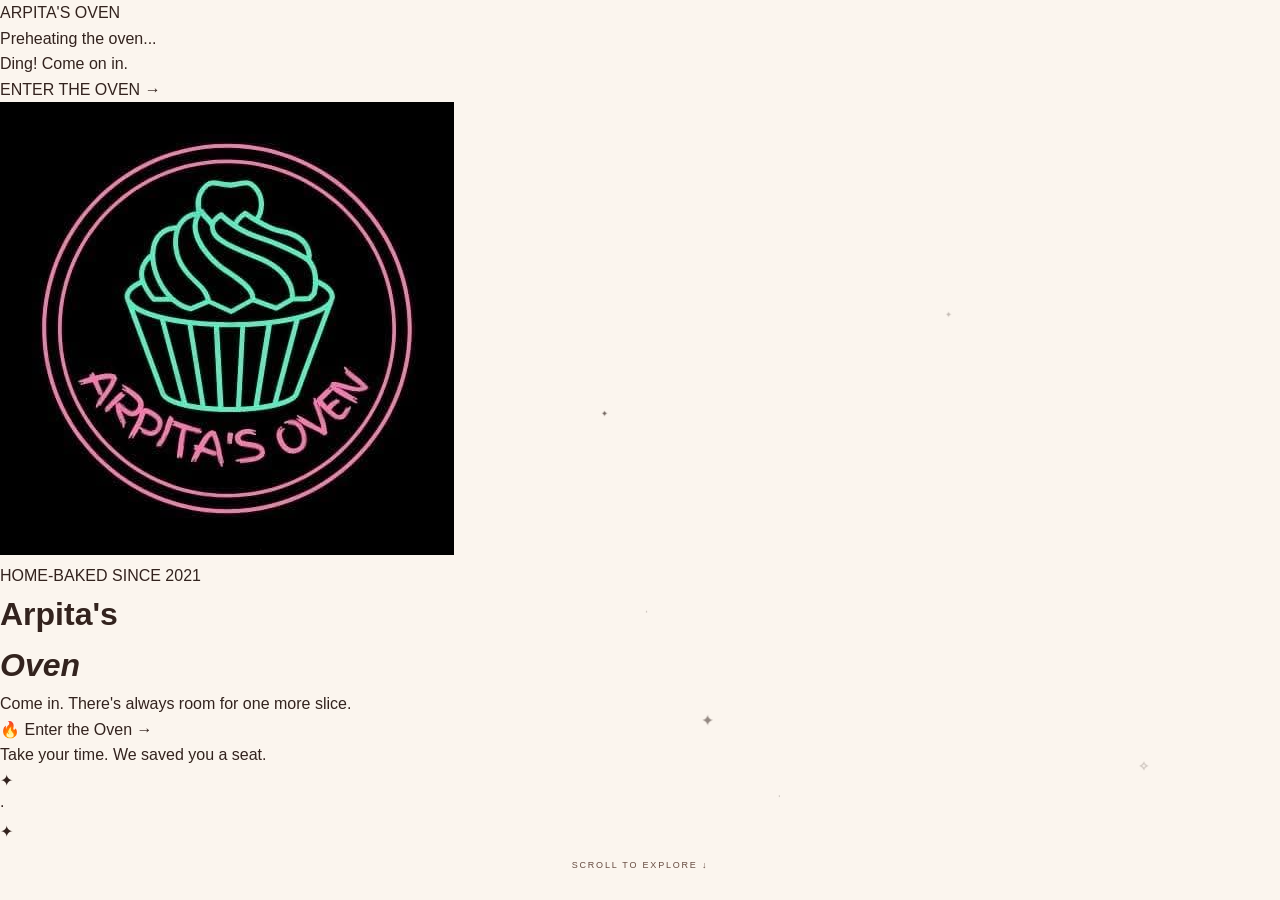
<file: index.html>
<!DOCTYPE html>
<html lang="en">

<head>

  <meta charset="UTF-8">

  <meta
    name="viewport"
    content="width=device-width, initial-scale=1.0"
  >

  <title>Arpita's Oven — Home-Baked With Love</title>

  <meta
    name="description"
    content="Welcome to Arpita's Oven — home-baked cakes made with love for moments worth remembering."
  >

  <!-- FAVICON -->
  <link
    rel="icon"
    type="image/png"
    href="logo.png"
  >

  <!-- MAIN CSS -->
  <link
    rel="stylesheet"
    href="css/style.css"
  >

</head>


<body class="entrance-page">


  <!-- QUICK ENTER -->

  <a
    href="oven.html"
    class="quick-enter-oven"
    aria-label="Enter the Oven"
  >

    <span>ENTER THE OVEN</span>

    <span class="quick-enter-arrow">
      →
    </span>

  </a>



  <!-- ENTRANCE -->

  <main class="entrance">

    <div class="entrance-glow"></div>


    <div class="entrance-content">


      <!-- LOGO -->

      <img
        src="logo.png"
        alt="Arpita's Oven Logo"
        class="site-logo"
      >


      <p class="tiny-label">
        HOME-BAKED SINCE 2021
      </p>


      <h1>
        Arpita's
        <br>
        <em>Oven</em>
      </h1>


      <div class="divider"></div>


      <p class="entrance-sub">
        Come in. There's always room for one more slice.
      </p>


      <a
        href="oven.html"
        class="oven-button"
      >

        <span>🔥</span>

        <span>
          Enter the Oven
        </span>

        <span class="arrow">
          →
        </span>

      </a>


      <p class="entrance-note">
        Take your time. We saved you a seat.
      </p>

    </div>


    <!-- SCROLL -->

    <a
      href="#explore"
      class="scroll-indicator"
      aria-label="Scroll down"
    >

      <span>
        SCROLL TO EXPLORE
      </span>

      <span class="scroll-arrow">
        ↓
      </span>

    </a>


    <!-- DECORATION -->

    <div class="floating-crumb crumb-one">
      ✦
    </div>

    <div class="floating-crumb crumb-two">
      ·
    </div>

    <div class="floating-crumb crumb-three">
      ✦
    </div>

  </main>


  <div id="explore"></div>


  <script src="js/main.js"></script>

</body>

</html>
</file>
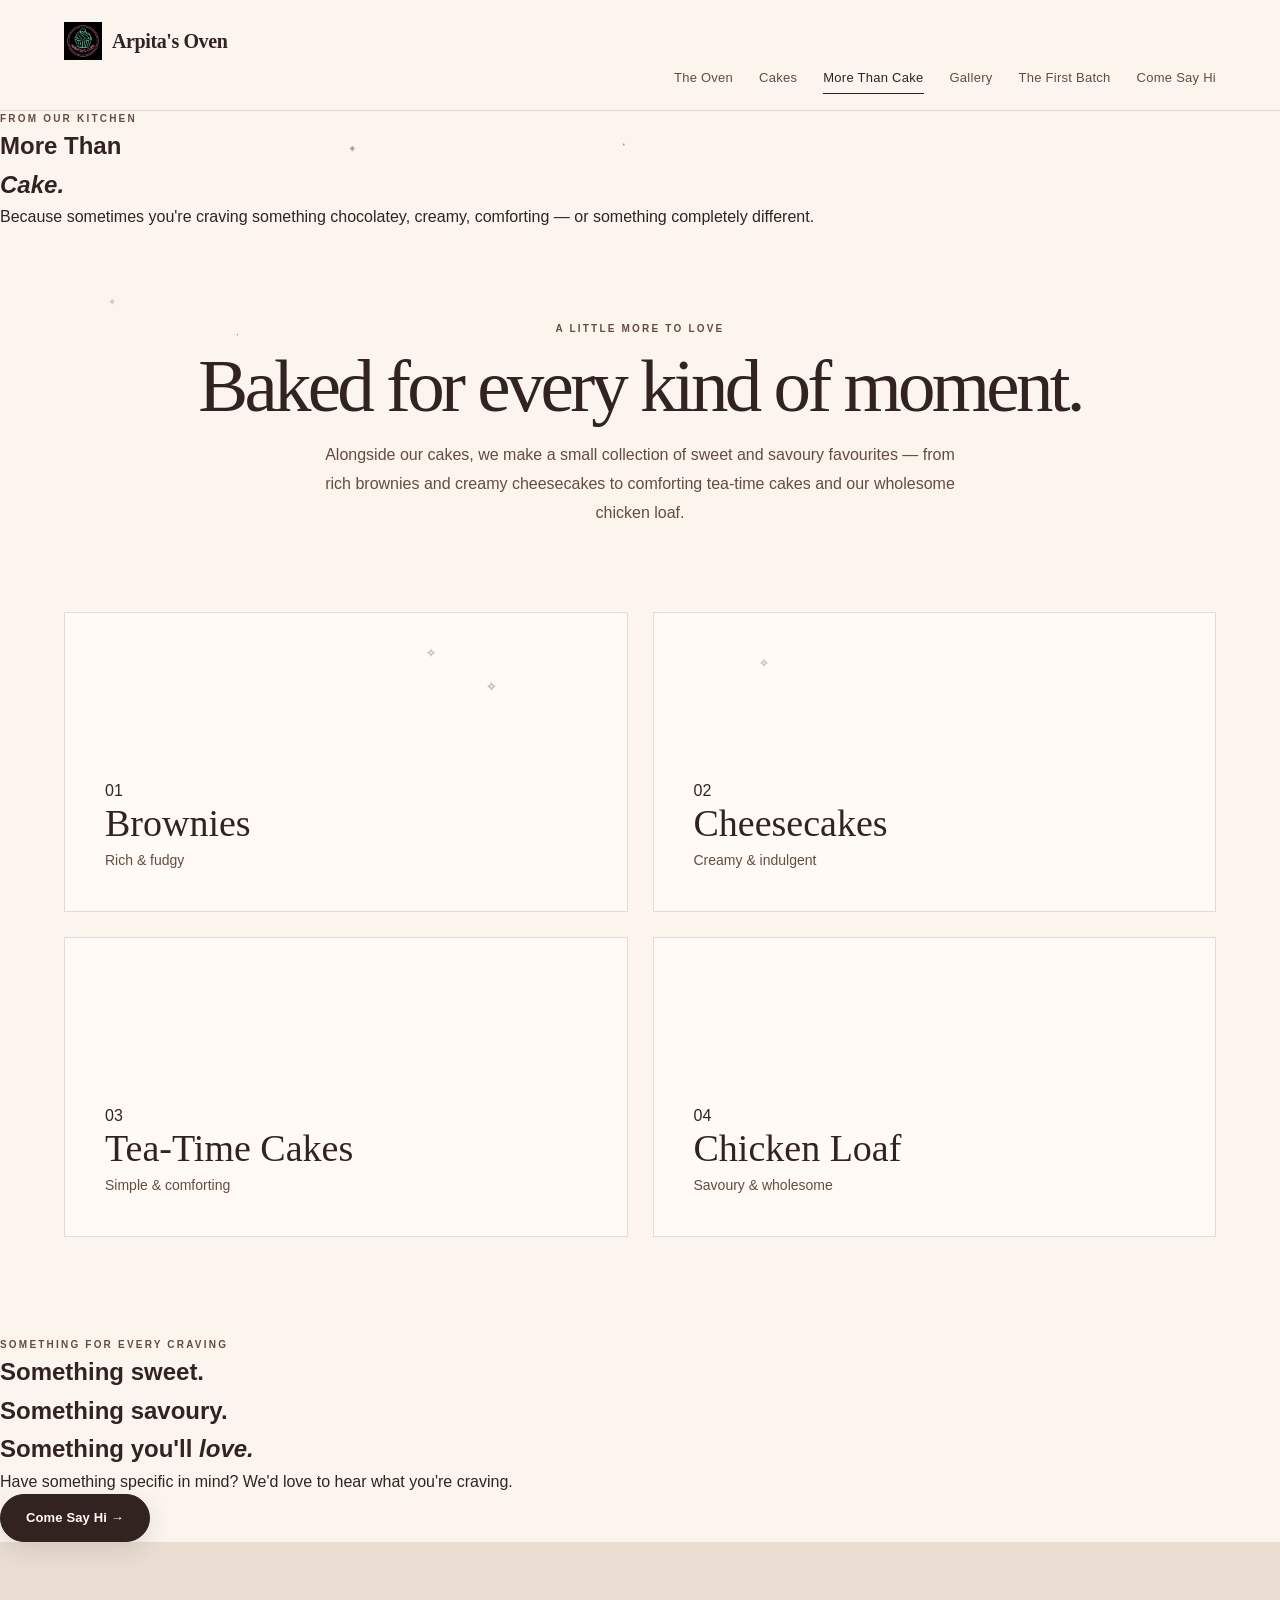
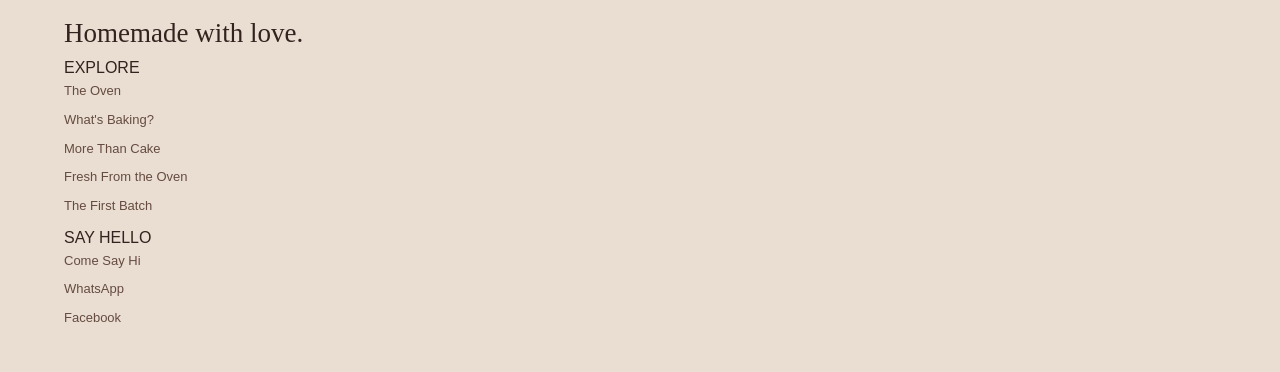
<file: bakery.html>
<!DOCTYPE html>
<html lang="en">

<head>

  <meta charset="UTF-8">

  <meta
    name="viewport"
    content="width=device-width, initial-scale=1.0"
  >

  <title>More Than Cake — Arpita's Oven</title>

  <meta
    name="description"
    content="More than cake — brownies, cheesecakes, tea-time cakes and chicken loaf from Arpita's Oven."
  >

  <link
    rel="icon"
    type="image/png"
    href="logo.png"
  >

  <link
    rel="stylesheet"
    href="css/style.css"
  >

</head>


<body>


<header class="site-header">

  <a href="oven.html" class="brand">

    <img
      src="logo.png"
      alt="Arpita's Oven Logo"
      class="header-logo"
    >

    <span>
      Arpita's Oven
    </span>

  </a>


  <nav class="site-nav">

    <a href="oven.html">
      The Oven
    </a>

    <a href="cakes.html">
      Cakes
    </a>

    <a
      href="bakery.html"
      class="active"
    >
      More Than Cake
    </a>

    <a href="gallery.html">
      Gallery
    </a>

    <a href="story.html">
      The First Batch
    </a>

    <a href="contact.html">
      Come Say Hi
    </a>

  </nav>

</header>


<main>


<section class="bakery-hero">

  <div class="bakery-hero-inner">

    <p class="eyebrow">
      FROM OUR KITCHEN
    </p>

    <h1>
      More Than<br>
      <em>Cake.</em>
    </h1>

    <p class="bakery-hero-description">
      Because sometimes you're craving something
      chocolatey, creamy, comforting — or something
      completely different.
    </p>

  </div>

</section>


<section class="bakery-intro">

  <div class="bakery-intro-inner">

    <p class="eyebrow">
      A LITTLE MORE TO LOVE
    </p>

    <h2>
      Baked for every kind of moment.
    </h2>

    <p>
      Alongside our cakes, we make a small collection
      of sweet and savoury favourites — from rich
      brownies and creamy cheesecakes to comforting
      tea-time cakes and our wholesome chicken loaf.
    </p>

  </div>

</section>


<section class="bakery-categories">

  <div class="bakery-grid">


    <a
      href="#brownies"
      class="bakery-card"
    >

      <span class="bakery-card-number">
        01
      </span>

      <h3>
        Brownies
      </h3>

      <p class="bakery-card-tagline">
        Rich &amp; fudgy
      </p>

    </a>


    <a
      href="#cheesecakes"
      class="bakery-card"
    >

      <span class="bakery-card-number">
        02
      </span>

      <h3>
        Cheesecakes
      </h3>

      <p class="bakery-card-tagline">
        Creamy &amp; indulgent
      </p>

    </a>


    <a
      href="#tea-time-cakes"
      class="bakery-card"
    >

      <span class="bakery-card-number">
        03
      </span>

      <h3>
        Tea-Time Cakes
      </h3>

      <p class="bakery-card-tagline">
        Simple &amp; comforting
      </p>

    </a>


    <a
      href="#chicken-loaf"
      class="bakery-card"
    >

      <span class="bakery-card-number">
        04
      </span>

      <h3>
        Chicken Loaf
      </h3>

      <p class="bakery-card-tagline">
        Savoury &amp; wholesome
      </p>

    </a>


  </div>

</section>


<section class="bakery-closing">

  <div class="bakery-closing-inner">

    <p class="eyebrow">
      SOMETHING FOR EVERY CRAVING
    </p>

    <h2>
      Something sweet.<br>
      Something savoury.<br>
      Something you'll <em>love.</em>
    </h2>

    <p>
      Have something specific in mind?
      We'd love to hear what you're craving.
    </p>

    <a
      href="contact.html"
      class="button button-dark"
    >
      Come Say Hi →
    </a>

  </div>

</section>


</main>


<footer class="site-footer">

  <div class="footer-brand">
    <p>Homemade with love.</p>
  </div>


  <div class="footer-links">

    <div>

      <p class="footer-label">
        EXPLORE
      </p>

      <a href="oven.html">
        The Oven
      </a>

      <a href="cakes.html">
        What's Baking?
      </a>

      <a href="bakery.html">
        More Than Cake
      </a>

      <a href="gallery.html">
        Fresh From the Oven
      </a>

      <a href="story.html">
        The First Batch
      </a>

    </div>


    <div>

      <p class="footer-label">
        SAY HELLO
      </p>

      <a href="contact.html">
        Come Say Hi
      </a>

      <a
        href="https://wa.me/qr/GP5HSJQTE42VI1"
        target="_blank"
        rel="noopener"
      >
        WhatsApp
      </a>

      <a
        href="https://www.facebook.com/share/1BvQJvsmeo/"
        target="_blank"
        rel="noopener"
      >
        Facebook
      </a>

    </div>

  </div>

</footer>


<script>

(function () {

  if (document.querySelector(".site-sparkles")) return;

  const container =
    document.createElement("div");

  container.className =
    "site-sparkles";

  const isMobile =
    window.innerWidth <= 600;

  const count =
    isMobile ? 5 : 7;

  const symbols =
    ["✦", "✧", "✦", "·", "✧"];


  for (let i = 0; i < count; i++) {

    const sparkle =
      document.createElement("span");

    sparkle.className =
      "site-sparkle";

    sparkle.textContent =
      symbols[
        Math.floor(
          Math.random() *
          symbols.length
        )
      ];

    sparkle.style.left =
      (8 + Math.random() * 84) + "%";

    sparkle.style.top =
      (10 + Math.random() * 78) + "%";

    sparkle.style.fontSize =
      (7 + Math.random() * 10) + "px";

    sparkle.style.animationDuration =
      (4 + Math.random() * 5) + "s";

    sparkle.style.animationDelay =
      (-Math.random() * 6) + "s";

    sparkle.style.opacity =
      (0.25 + Math.random() * 0.45);

    container.appendChild(sparkle);

  }

  document.body.appendChild(container);

})();

</script>


</body>
</html>
</file>
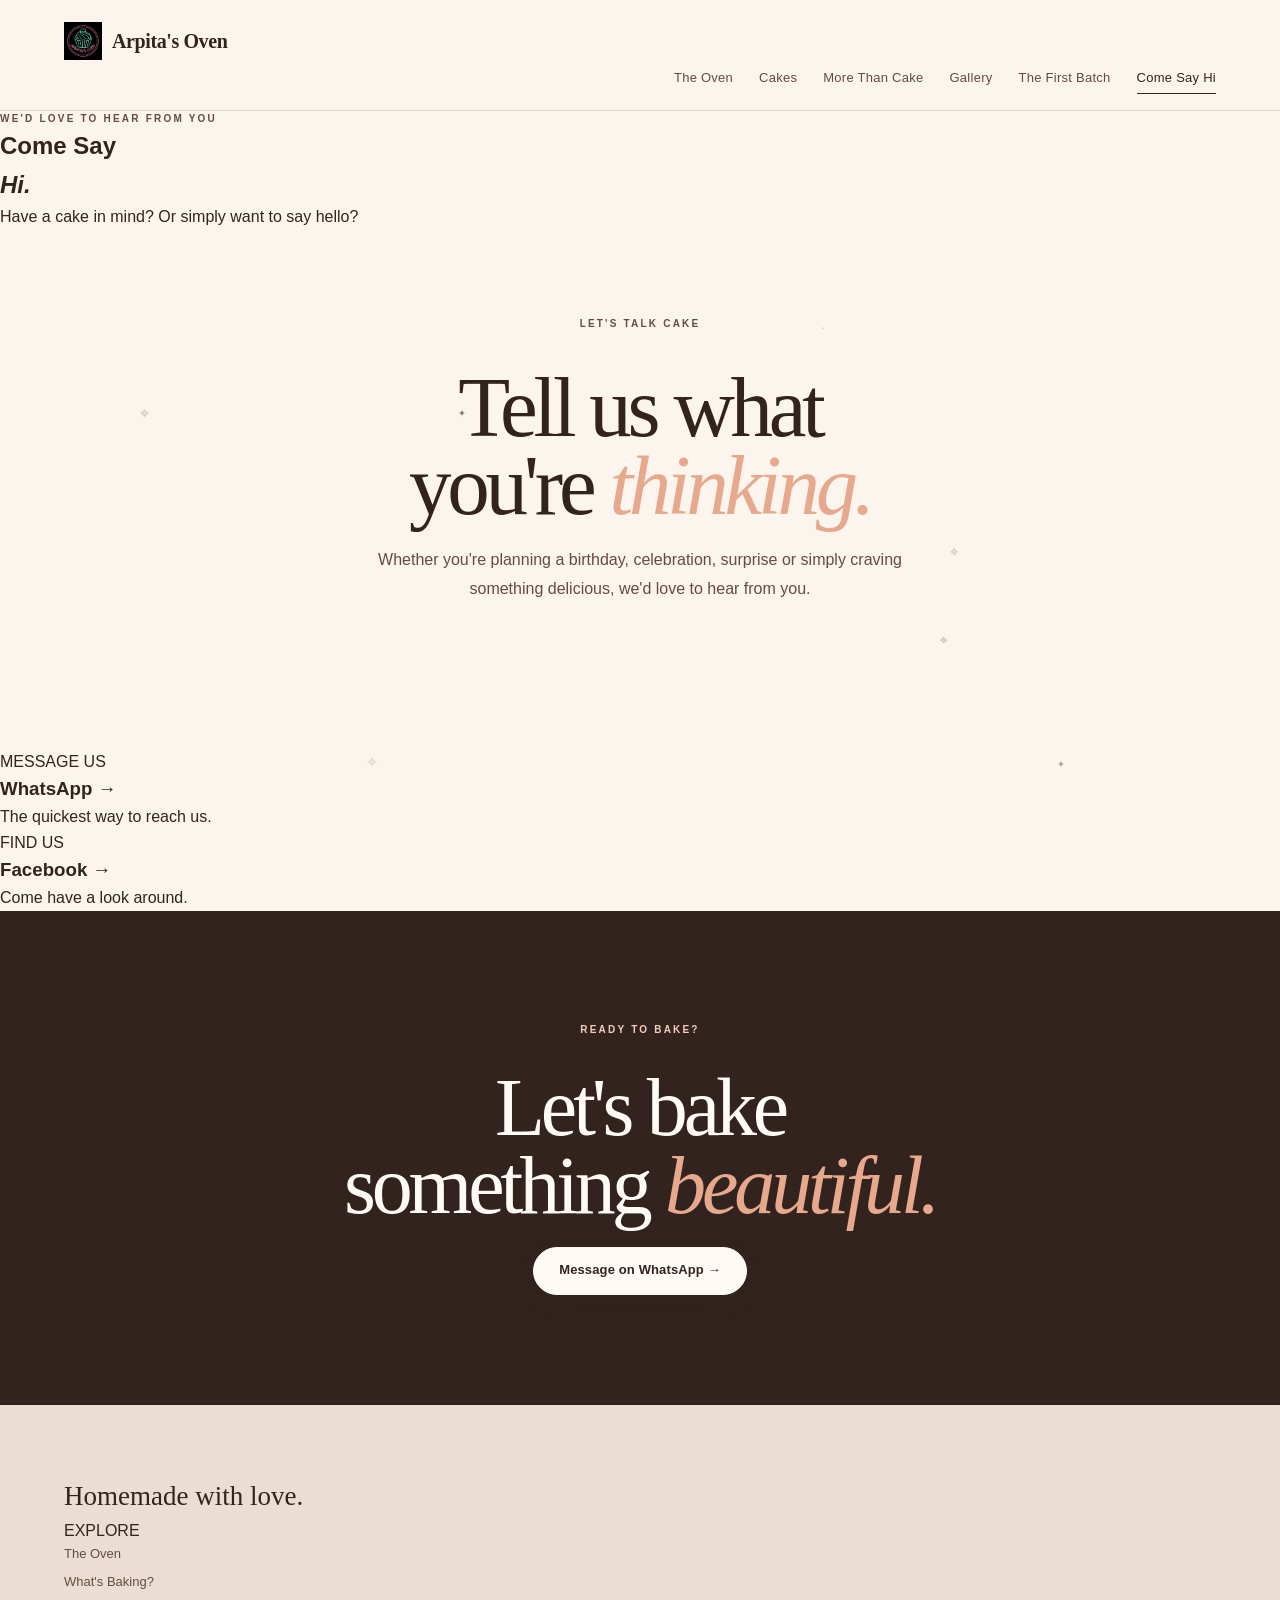
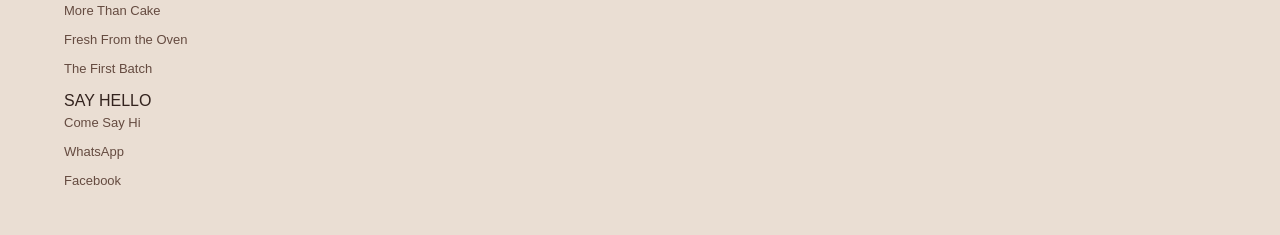
<file: contact.html>
<!DOCTYPE html>
<html lang="en">

<head>

  <meta charset="UTF-8">

  <meta
    name="viewport"
    content="width=device-width, initial-scale=1.0"
  >

  <title>Come Say Hi — Arpita's Oven</title>

  <meta
    name="description"
    content="Get in touch with Arpita's Oven."
  >

  <link
    rel="icon"
    type="image/png"
    href="logo.png"
  >

  <link
    rel="stylesheet"
    href="css/style.css"
  >

</head>


<body>


<header class="site-header">

  <a href="oven.html" class="brand">

    <img
      src="logo.png"
      alt="Arpita's Oven Logo"
      class="header-logo"
    >

    <span>
      Arpita's Oven
    </span>

  </a>


  <nav class="site-nav">

    <a href="oven.html">
      The Oven
    </a>

    <a href="cakes.html">
      Cakes
    </a>

    <a href="bakery.html">
      More Than Cake
    </a>

    <a href="gallery.html">
      Gallery
    </a>

    <a href="story.html">
      The First Batch
    </a>

    <a
      href="contact.html"
      class="active"
    >
      Come Say Hi
    </a>

  </nav>

</header>


<main>


<section class="page-hero">

  <div class="page-hero-inner">

    <p class="eyebrow">
      WE'D LOVE TO HEAR FROM YOU
    </p>

    <h1>
      Come Say<br>
      <em>Hi.</em>
    </h1>

    <p>
      Have a cake in mind?
      Or simply want to say hello?
    </p>

  </div>

</section>


<section class="contact-section">

  <div class="contact-inner">


    <div class="contact-content">

      <p class="eyebrow">
        LET'S TALK CAKE
      </p>

      <h2>
        Tell us what<br>
        you're <em>thinking.</em>
      </h2>

      <p>
        Whether you're planning a birthday,
        celebration, surprise or simply craving
        something delicious, we'd love to hear
        from you.
      </p>

    </div>


    <div class="contact-actions">


      <a
        href="https://wa.me/qr/GP5HSJQTE42VI1"
        target="_blank"
        rel="noopener"
        class="contact-card"
      >

        <span class="contact-card-label">
          MESSAGE US
        </span>

        <h3>
          WhatsApp →
        </h3>

        <p>
          The quickest way to reach us.
        </p>

      </a>


      <a
        href="https://www.facebook.com/share/1BvQJvsmeo/"
        target="_blank"
        rel="noopener"
        class="contact-card"
      >

        <span class="contact-card-label">
          FIND US
        </span>

        <h3>
          Facebook →
        </h3>

        <p>
          Come have a look around.
        </p>

      </a>


    </div>


  </div>

</section>


<section class="custom-section">

  <div class="custom-inner">

    <p class="eyebrow">
      READY TO BAKE?
    </p>

    <h2>
      Let's bake<br>
      something <em>beautiful.</em>
    </h2>

    <a
      href="https://wa.me/qr/GP5HSJQTE42VI1"
      target="_blank"
      rel="noopener"
      class="button button-dark"
    >
      Message on WhatsApp →
    </a>

  </div>

</section>


</main>


<footer class="site-footer">

  <div class="footer-brand">
    <p>Homemade with love.</p>
  </div>


  <div class="footer-links">

    <div>

      <p class="footer-label">
        EXPLORE
      </p>

      <a href="oven.html">
        The Oven
      </a>

      <a href="cakes.html">
        What's Baking?
      </a>

      <a href="bakery.html">
        More Than Cake
      </a>

      <a href="gallery.html">
        Fresh From the Oven
      </a>

      <a href="story.html">
        The First Batch
      </a>

    </div>


    <div>

      <p class="footer-label">
        SAY HELLO
      </p>

      <a href="contact.html">
        Come Say Hi
      </a>

      <a
        href="https://wa.me/qr/GP5HSJQTE42VI1"
        target="_blank"
        rel="noopener"
      >
        WhatsApp
      </a>

      <a
        href="https://www.facebook.com/share/1BvQJvsmeo/"
        target="_blank"
        rel="noopener"
      >
        Facebook
      </a>

    </div>

  </div>

</footer>


<script>

(function () {

  if (document.querySelector(".site-sparkles")) return;

  const container =
    document.createElement("div");

  container.className =
    "site-sparkles";

  const isMobile =
    window.innerWidth <= 600;

  const count =
    isMobile ? 5 : 7;

  const symbols =
    ["✦", "✧", "✦", "·", "✧"];


  for (let i = 0; i < count; i++) {

    const sparkle =
      document.createElement("span");

    sparkle.className =
      "site-sparkle";

    sparkle.textContent =
      symbols[
        Math.floor(
          Math.random() *
          symbols.length
        )
      ];

    sparkle.style.left =
      (8 + Math.random() * 84) + "%";

    sparkle.style.top =
      (10 + Math.random() * 78) + "%";

    sparkle.style.fontSize =
      (7 + Math.random() * 10) + "px";

    sparkle.style.animationDuration =
      (4 + Math.random() * 5) + "s";

    sparkle.style.animationDelay =
      (-Math.random() * 6) + "s";

    sparkle.style.opacity =
      (0.25 + Math.random() * 0.45);

    container.appendChild(sparkle);

  }

  document.body.appendChild(container);

})();

</script>


</body>
</html>
</file>
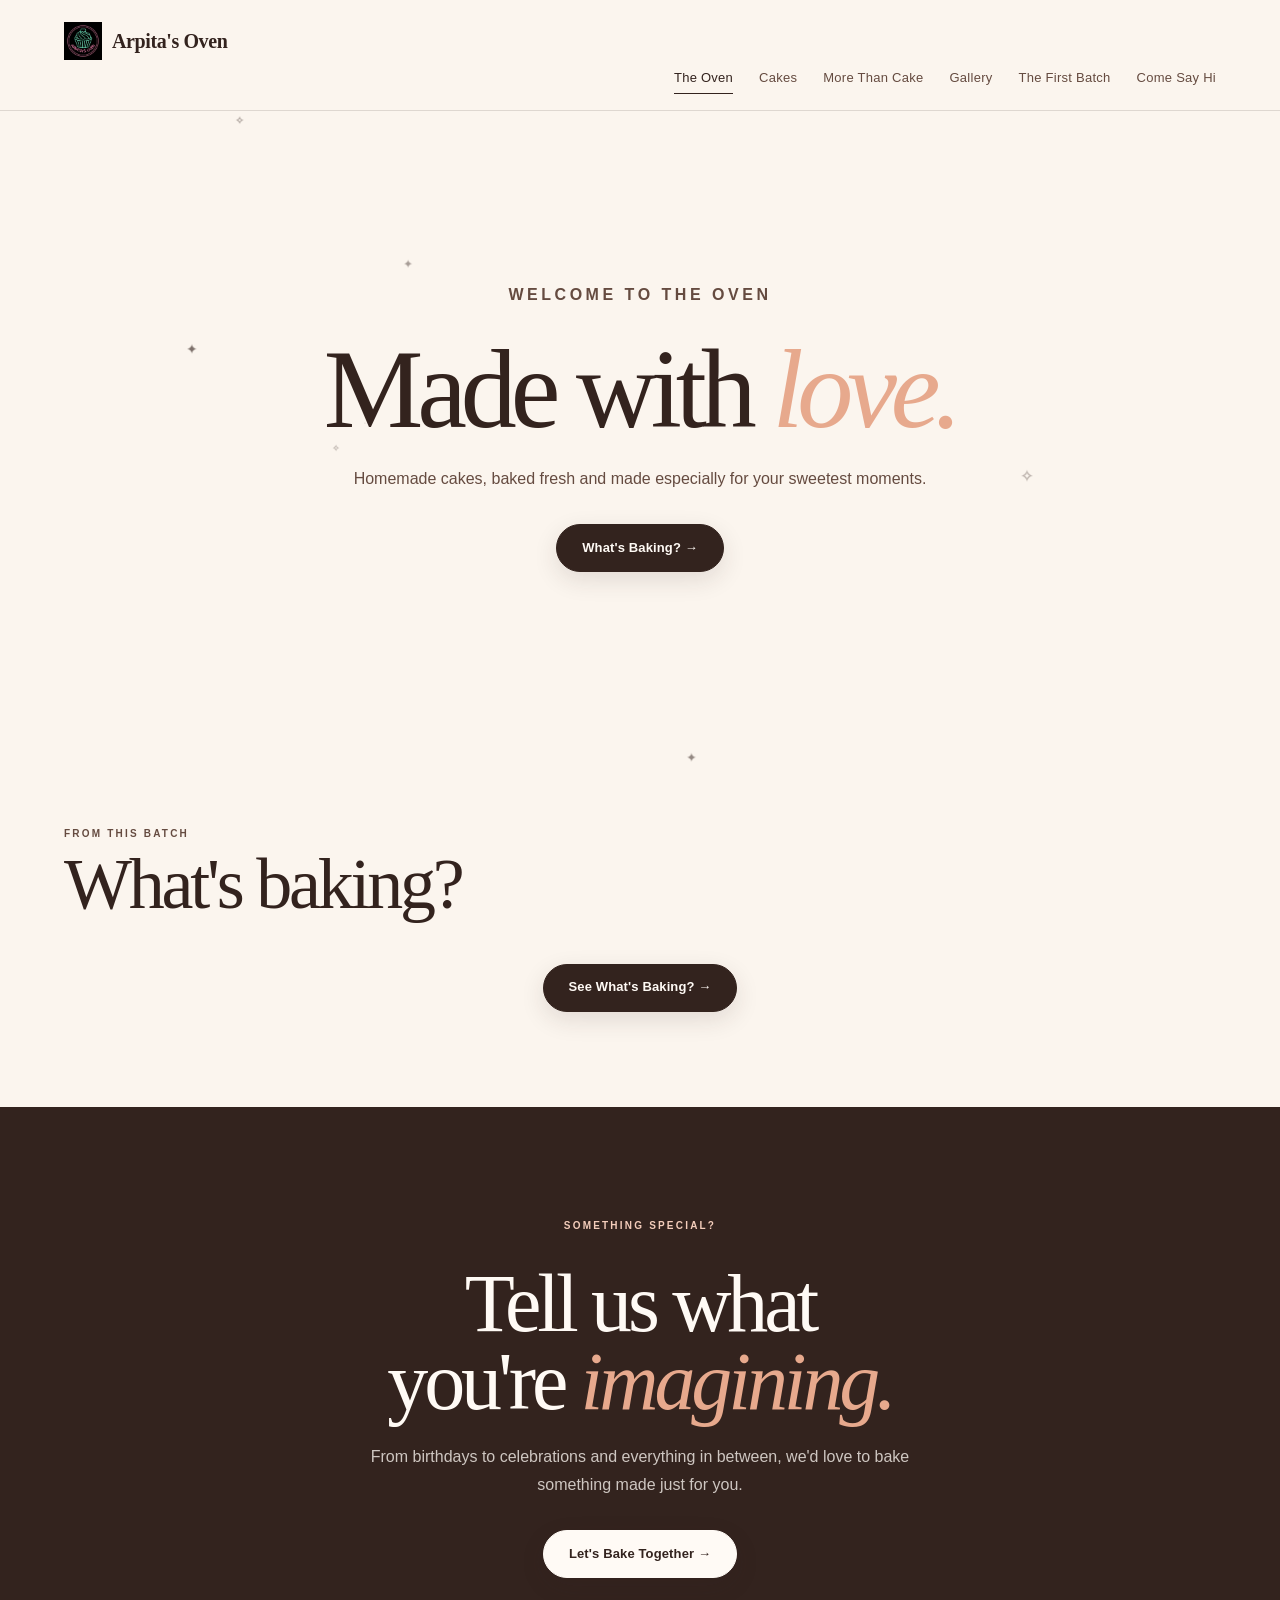
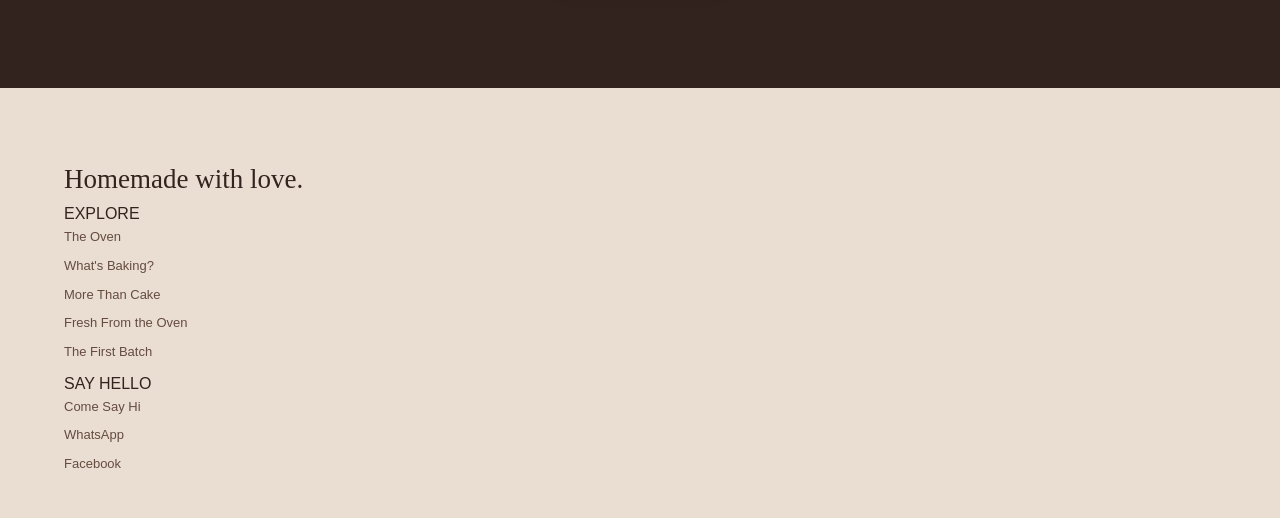
<file: oven.html>
<!DOCTYPE html>
<html lang="en">
<head>
  <meta charset="UTF-8">
  <meta name="viewport" content="width=device-width, initial-scale=1.0">

  <title>The Oven — Arpita's Oven</title>

  <meta
    name="description"
    content="Arpita's Oven — homemade cakes and baked treats, made with love."
  >

  <link rel="icon" type="image/png" href="logo.png">
  <link rel="stylesheet" href="css/style.css">
</head>

<body>

<header class="site-header">

  <a href="oven.html" class="brand">
    <img
      src="logo.png"
      alt="Arpita's Oven Logo"
      class="header-logo"
    >
    <span>Arpita's Oven</span>
  </a>

  <nav class="site-nav">
    <a href="oven.html" class="active">The Oven</a>
    <a href="cakes.html">Cakes</a>
    <a href="bakery.html">More Than Cake</a>
    <a href="gallery.html">Gallery</a>
    <a href="story.html">The First Batch</a>
    <a href="contact.html">Come Say Hi</a>
  </nav>

</header>


<main>

  <section class="hero">

    <div class="hero-inner">

      <p class="eyebrow">
        WELCOME TO THE OVEN
      </p>

      <h1>
        Made with <em>love.</em>
      </h1>

      <p class="hero-description">
        Homemade cakes, baked fresh and made especially
        for your sweetest moments.
      </p>

      <a href="cakes.html" class="button button-dark">
        What's Baking? →
      </a>

    </div>

  </section>


  <section class="featured-section">

    <div class="section-heading">

      <div>
        <p class="eyebrow">FROM THIS BATCH</p>

        <h2>What's baking?</h2>
      </div>

    </div>

    <div class="whats-baking-link">

      <a href="cakes.html" class="button button-dark">
        See What's Baking? →
      </a>

    </div>

  </section>


  <section class="custom-section">

    <div class="custom-inner">

      <p class="eyebrow">
        SOMETHING SPECIAL?
      </p>

      <h2>
        Tell us what<br>
        you're <em>imagining.</em>
      </h2>

      <p>
        From birthdays to celebrations and everything
        in between, we'd love to bake something made
        just for you.
      </p>

      <a href="contact.html" class="button button-dark">
        Let's Bake Together →
      </a>

    </div>

  </section>

</main>


<footer class="site-footer">

  <div class="footer-brand">
    <p>Homemade with love.</p>
  </div>

  <div class="footer-links">

    <div>
      <p class="footer-label">EXPLORE</p>

      <a href="oven.html">The Oven</a>
      <a href="cakes.html">What's Baking?</a>
      <a href="bakery.html">More Than Cake</a>
      <a href="gallery.html">Fresh From the Oven</a>
      <a href="story.html">The First Batch</a>
    </div>

    <div>
      <p class="footer-label">SAY HELLO</p>

      <a href="contact.html">Come Say Hi</a>

      <a
        href="https://wa.me/qr/GP5HSJQTE42VI1"
        target="_blank"
        rel="noopener"
      >
        WhatsApp
      </a>

      <a
        href="https://www.facebook.com/share/1BvQJvsmeo/"
        target="_blank"
        rel="noopener"
      >
        Facebook
      </a>
    </div>

  </div>

</footer>


<script>
(function () {

  if (document.querySelector(".site-sparkles")) return;

  const container = document.createElement("div");
  container.className = "site-sparkles";

  const isMobile = window.innerWidth <= 600;
  const count = isMobile ? 5 : 7;

  const symbols = ["✦", "✧", "✦", "·", "✧"];

  for (let i = 0; i < count; i++) {

    const sparkle = document.createElement("span");

    sparkle.className = "site-sparkle";
    sparkle.textContent =
      symbols[Math.floor(Math.random() * symbols.length)];

    sparkle.style.left =
      (8 + Math.random() * 84) + "%";

    sparkle.style.top =
      (10 + Math.random() * 78) + "%";

    sparkle.style.fontSize =
      (7 + Math.random() * 10) + "px";

    sparkle.style.animationDuration =
      (4 + Math.random() * 5) + "s";

    sparkle.style.animationDelay =
      (-Math.random() * 6) + "s";

    sparkle.style.opacity =
      (0.25 + Math.random() * 0.45);

    container.appendChild(sparkle);
  }

  document.body.appendChild(container);

})();
</script>

</body>
</html>
</file>
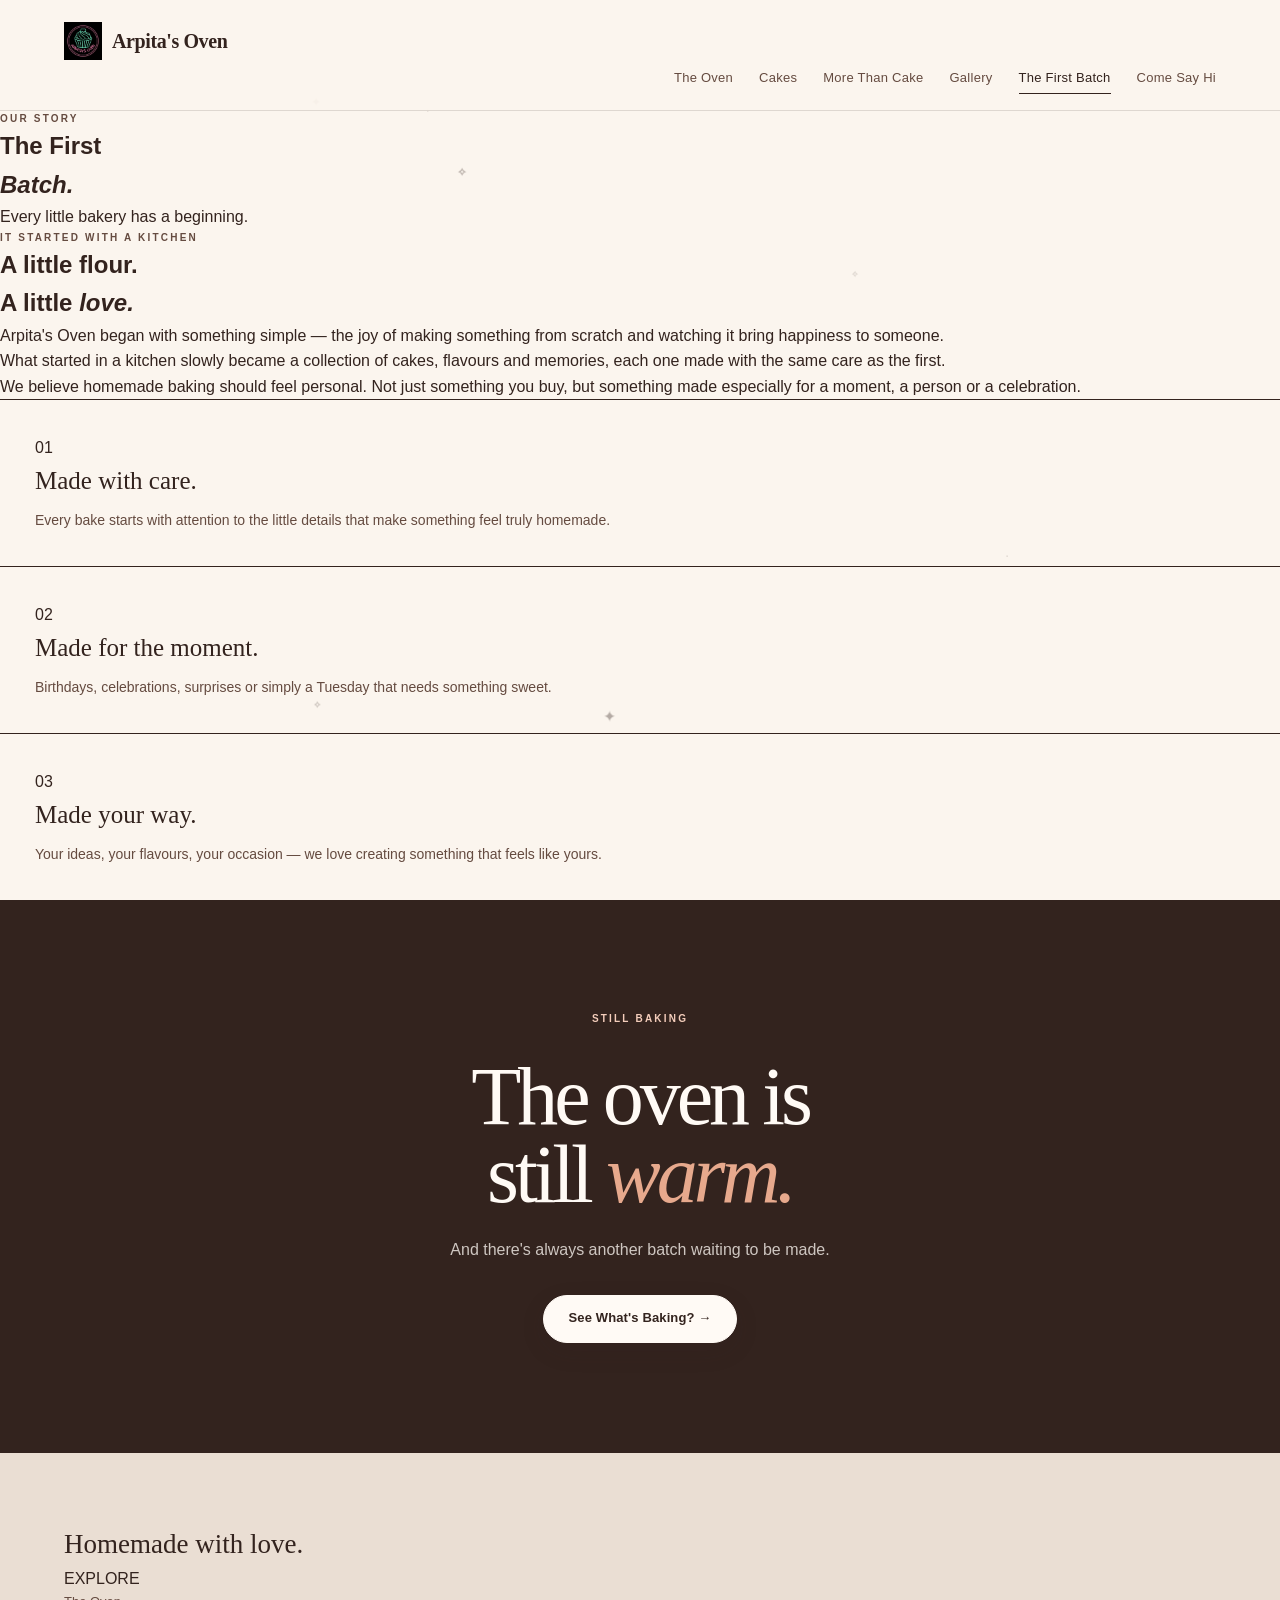
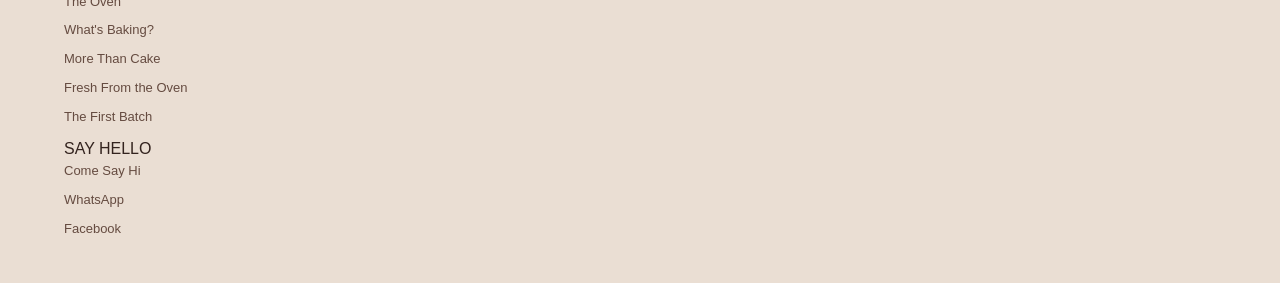
<file: story.html>
<!DOCTYPE html>
<html lang="en">

<head>

  <meta charset="UTF-8">

  <meta
    name="viewport"
    content="width=device-width, initial-scale=1.0"
  >

  <title>The First Batch — Arpita's Oven</title>

  <meta
    name="description"
    content="The story behind Arpita's Oven."
  >

  <link
    rel="icon"
    type="image/png"
    href="logo.png"
  >

  <link
    rel="stylesheet"
    href="css/style.css"
  >

</head>


<body>


<header class="site-header">

  <a href="oven.html" class="brand">

    <img
      src="logo.png"
      alt="Arpita's Oven Logo"
      class="header-logo"
    >

    <span>
      Arpita's Oven
    </span>

  </a>


  <nav class="site-nav">

    <a href="oven.html">
      The Oven
    </a>

    <a href="cakes.html">
      Cakes
    </a>

    <a href="bakery.html">
      More Than Cake
    </a>

    <a href="gallery.html">
      Gallery
    </a>

    <a
      href="story.html"
      class="active"
    >
      The First Batch
    </a>

    <a href="contact.html">
      Come Say Hi
    </a>

  </nav>

</header>


<main>


<section class="page-hero">

  <div class="page-hero-inner">

    <p class="eyebrow">
      OUR STORY
    </p>

    <h1>
      The First<br>
      <em>Batch.</em>
    </h1>

    <p>
      Every little bakery has a beginning.
    </p>

  </div>

</section>


<section class="story-section">

  <div class="story-inner">

    <p class="eyebrow">
      IT STARTED WITH A KITCHEN
    </p>

    <h2>
      A little flour.<br>
      A little <em>love.</em>
    </h2>

    <div class="story-copy">

      <p>
        Arpita's Oven began with something simple —
        the joy of making something from scratch
        and watching it bring happiness to someone.
      </p>

      <p>
        What started in a kitchen slowly became a
        collection of cakes, flavours and memories,
        each one made with the same care as the first.
      </p>

      <p>
        We believe homemade baking should feel
        personal. Not just something you buy,
        but something made especially for a moment,
        a person or a celebration.
      </p>

    </div>

  </div>

</section>


<section class="values-section">

  <div class="values-grid">


    <div class="value-card">

      <span class="value-number">
        01
      </span>

      <h3>
        Made with care.
      </h3>

      <p>
        Every bake starts with attention to the
        little details that make something feel
        truly homemade.
      </p>

    </div>


    <div class="value-card">

      <span class="value-number">
        02
      </span>

      <h3>
        Made for the moment.
      </h3>

      <p>
        Birthdays, celebrations, surprises or
        simply a Tuesday that needs something sweet.
      </p>

    </div>


    <div class="value-card">

      <span class="value-number">
        03
      </span>

      <h3>
        Made your way.
      </h3>

      <p>
        Your ideas, your flavours, your occasion —
        we love creating something that feels like yours.
      </p>

    </div>


  </div>

</section>


<section class="custom-section">

  <div class="custom-inner">

    <p class="eyebrow">
      STILL BAKING
    </p>

    <h2>
      The oven is<br>
      still <em>warm.</em>
    </h2>

    <p>
      And there's always another batch waiting
      to be made.
    </p>

    <a
      href="cakes.html"
      class="button button-dark"
    >
      See What's Baking? →
    </a>

  </div>

</section>


</main>


<footer class="site-footer">

  <div class="footer-brand">
    <p>Homemade with love.</p>
  </div>


  <div class="footer-links">

    <div>

      <p class="footer-label">
        EXPLORE
      </p>

      <a href="oven.html">
        The Oven
      </a>

      <a href="cakes.html">
        What's Baking?
      </a>

      <a href="bakery.html">
        More Than Cake
      </a>

      <a href="gallery.html">
        Fresh From the Oven
      </a>

      <a href="story.html">
        The First Batch
      </a>

    </div>


    <div>

      <p class="footer-label">
        SAY HELLO
      </p>

      <a href="contact.html">
        Come Say Hi
      </a>

      <a
        href="https://wa.me/qr/GP5HSJQTE42VI1"
        target="_blank"
        rel="noopener"
      >
        WhatsApp
      </a>

      <a
        href="https://www.facebook.com/share/1BvQJvsmeo/"
        target="_blank"
        rel="noopener"
      >
        Facebook
      </a>

    </div>

  </div>

</footer>


<script>

(function () {

  if (document.querySelector(".site-sparkles")) return;

  const container =
    document.createElement("div");

  container.className =
    "site-sparkles";

  const isMobile =
    window.innerWidth <= 600;

  const count =
    isMobile ? 5 : 7;

  const symbols =
    ["✦", "✧", "✦", "·", "✧"];


  for (let i = 0; i < count; i++) {

    const sparkle =
      document.createElement("span");

    sparkle.className =
      "site-sparkle";

    sparkle.textContent =
      symbols[
        Math.floor(
          Math.random() *
          symbols.length
        )
      ];

    sparkle.style.left =
      (8 + Math.random() * 84) + "%";

    sparkle.style.top =
      (10 + Math.random() * 78) + "%";

    sparkle.style.fontSize =
      (7 + Math.random() * 10) + "px";

    sparkle.style.animationDuration =
      (4 + Math.random() * 5) + "s";

    sparkle.style.animationDelay =
      (-Math.random() * 6) + "s";

    sparkle.style.opacity =
      (0.25 + Math.random() * 0.45);

    container.appendChild(sparkle);

  }

  document.body.appendChild(container);

})();

</script>


</body>
</html>
</file>
<file: css/style.css>
/* =========================================================
   ARPITA'S OVEN
   COMPLETE WEBSITE STYLESHEET
========================================================= */

/* =========================================================
   RESET
========================================================= */

* {
  box-sizing: border-box;
  margin: 0;
  padding: 0;
}

html {
  scroll-behavior: smooth;
}

body {
  min-height: 100vh;
  background: #fbf5ee;
  color: #33231e;
  font-family: Arial, Helvetica, sans-serif;
  line-height: 1.6;
  overflow-x: hidden;
}

img {
  max-width: 100%;
  display: block;
}

a {
  color: inherit;
  text-decoration: none;
}

button,
input,
textarea,
select {
  font: inherit;
}

button {
  cursor: pointer;
}

/* =========================================================
   GLOBAL COLORS
========================================================= */

:root {
  --cream: #fbf5ee;
  --cream-dark: #f4e8dc;
  --paper: #fffaf5;
  --brown: #33231e;
  --brown-soft: #654b40;
  --peach: #e7a98d;
  --peach-light: #f4cdbb;
  --line: rgba(51, 35, 30, 0.14);
  --shadow: rgba(51, 35, 30, 0.1);
}

/* =========================================================
   PAGE
========================================================= */

.page {
  width: 100%;
  min-height: 100vh;
}

/* =========================================================
   HEADER
========================================================= */

.site-header {
  position: relative;
  width: 100%;
  padding: 22px 5%;
  background: rgba(251, 245, 238, 0.96);
  border-bottom: 1px solid var(--line);
  z-index: 100;
}

.site-header-inner {
  width: min(1200px, 100%);
  margin: 0 auto;
  display: flex;
  align-items: center;
  justify-content: space-between;
  gap: 30px;
}

/* =========================================================
   BRAND / LOGO
========================================================= */

.brand,
.site-logo {
  display: inline-flex !important;
  align-items: center !important;
  gap: 10px !important;
  flex-shrink: 0 !important;
  color: var(--brown);
  font-family: Georgia, "Times New Roman", serif;
  font-size: 20px;
  font-weight: 600;
  letter-spacing: -0.02em;
}

.brand .header-logo,
.site-logo img {
  width: 38px !important;
  height: 38px !important;
  min-width: 38px !important;
  min-height: 38px !important;
  max-width: 38px !important;
  max-height: 38px !important;
  flex: 0 0 38px !important;
  object-fit: contain !important;
  display: block !important;
  margin: 0 !important;
  padding: 0 !important;
}

/* =========================================================
   NAVIGATION
========================================================= */

.site-nav {
  display: flex;
  align-items: center;
  justify-content: flex-end;
  gap: 26px;
  flex-wrap: wrap;
}

.site-nav a {
  position: relative;
  color: var(--brown-soft);
  font-size: 13px;
  font-weight: 500;
  letter-spacing: 0.02em;
  transition:
    color 0.2s ease,
    transform 0.2s ease;
}

.site-nav a::after {
  content: "";
  position: absolute;
  left: 0;
  right: 0;
  bottom: -6px;
  height: 1px;
  background: var(--brown);
  transform: scaleX(0);
  transform-origin: center;
  transition: transform 0.2s ease;
}

.site-nav a:hover {
  color: var(--brown);
}

.site-nav a:hover::after,
.site-nav a.active::after {
  transform: scaleX(1);
}

.site-nav a.active {
  color: var(--brown);
}

/* =========================================================
   HERO
========================================================= */

.hero {
  width: 100%;
  min-height: 620px;
  padding: 100px 5% 90px;
  display: flex;
  align-items: center;
  justify-content: center;
  text-align: center;
  position: relative;
  overflow: hidden;
}

.hero-inner {
  width: min(900px, 100%);
  margin: 0 auto;
  text-align: center;
  position: relative;
  z-index: 2;
}

.hero .eyebrow,
.hero-inner .eyebrow {
  text-align: center;
}

.hero h1,
.hero-inner h1 {
  max-width: 900px;
  margin: 12px auto 25px;
  text-align: center;
  font-family: Georgia, "Times New Roman", serif;
  font-size: clamp(58px, 9vw, 112px);
  line-height: 0.9;
  font-weight: 400;
  letter-spacing: -0.055em;
  color: var(--brown);
}

.hero h1 em,
.hero-inner h1 em {
  font-style: italic;
  color: var(--peach);
}

.hero p,
.hero-inner p {
  max-width: 650px;
  margin: 0 auto 30px;
  text-align: center;
  color: var(--brown-soft);
  font-size: 16px;
  line-height: 1.8;
}

/* =========================================================
   EYEBROW
========================================================= */

.eyebrow {
  color: var(--brown-soft);
  font-size: 10px;
  font-weight: 700;
  letter-spacing: 0.22em;
  text-transform: uppercase;
}

/* =========================================================
   BUTTONS
========================================================= */

.button {
  display: inline-flex;
  align-items: center;
  justify-content: center;
  min-height: 48px;
  padding: 0 25px;
  border: 1px solid var(--brown);
  border-radius: 999px;
  font-size: 13px;
  font-weight: 600;
  letter-spacing: 0.01em;
  transition:
    background 0.25s ease,
    color 0.25s ease,
    transform 0.2s ease,
    box-shadow 0.25s ease;
}

.button:hover {
  transform: translateY(-2px);
}

.button-dark {
  background: var(--brown);
  color: #fffaf5;
  box-shadow: 0 8px 25px rgba(51, 35, 30, 0.12);
}

.button-dark:hover {
  background: #4a342c;
  box-shadow: 0 12px 30px rgba(51, 35, 30, 0.18);
}

.button-light {
  background: transparent;
  color: var(--brown);
}

.button-light:hover {
  background: var(--brown);
  color: #fffaf5;
}

/* =========================================================
   SECTIONS
========================================================= */

section {
  position: relative;
}

.featured-section {
  width: min(1200px, 90%);
  margin: 0 auto;
  padding: 95px 0;
}

.section-heading {
  display: flex;
  align-items: flex-end;
  justify-content: space-between;
  gap: 30px;
  margin-bottom: 45px;
}

.section-heading h2 {
  margin-top: 8px;
  font-family: Georgia, "Times New Roman", serif;
  font-size: clamp(42px, 6vw, 72px);
  line-height: 0.95;
  font-weight: 400;
  letter-spacing: -0.045em;
}

.section-heading h2 em {
  color: var(--peach);
  font-style: italic;
}

.whats-baking-link {
  text-align: center;
}

/* =========================================================
   CUSTOM SECTION
========================================================= */

.custom-section {
  width: 100%;
  padding: 110px 5%;
  background: var(--brown);
  color: #fffaf5;
}

.custom-inner {
  width: min(850px, 100%);
  margin: 0 auto;
  text-align: center;
}

.custom-inner .eyebrow {
  color: var(--peach-light);
}

.custom-inner h2 {
  margin: 14px 0 22px;
  font-family: Georgia, "Times New Roman", serif;
  font-size: clamp(48px, 7vw, 82px);
  line-height: 0.95;
  font-weight: 400;
  letter-spacing: -0.05em;
}

.custom-inner h2 em {
  color: var(--peach);
  font-style: italic;
}

.custom-inner p {
  max-width: 580px;
  margin: 0 auto 30px;
  color: rgba(255, 250, 245, 0.76);
  line-height: 1.8;
}

.custom-inner .button-dark {
  background: #fffaf5;
  color: var(--brown);
  border-color: #fffaf5;
}

.custom-inner .button-dark:hover {
  background: var(--peach-light);
  border-color: var(--peach-light);
}

/* =========================================================
   CAKE GRID
========================================================= */

.cake-grid {
  display: grid;
  grid-template-columns: repeat(3, minmax(0, 1fr));
  gap: 28px;
}

.cake-card {
  background: var(--paper);
  border: 1px solid var(--line);
  overflow: hidden;
  transition:
    transform 0.3s ease,
    box-shadow 0.3s ease;
}

.cake-card:hover {
  transform: translateY(-6px);
  box-shadow: 0 18px 45px var(--shadow);
}

.cake-image {
  width: 100%;
  aspect-ratio: 1 / 1;
  background: var(--cream-dark);
  overflow: hidden;
}

.cake-image img {
  width: 100%;
  height: 100%;
  object-fit: cover;
  transition: transform 0.5s ease;
}

.cake-card:hover .cake-image img {
  transform: scale(1.04);
}

.cake-card-content {
  padding: 25px;
}

.cake-category {
  margin-bottom: 8px;
  color: var(--brown-soft);
  font-size: 9px;
  font-weight: 700;
  letter-spacing: 0.18em;
  text-transform: uppercase;
}

.cake-card h3 {
  margin-bottom: 10px;
  font-family: Georgia, "Times New Roman", serif;
  font-size: 27px;
  line-height: 1.05;
  font-weight: 400;
}

.cake-card p {
  margin-bottom: 16px;
  color: var(--brown-soft);
  font-size: 14px;
  line-height: 1.7;
}

.cake-price {
  color: var(--brown);
  font-size: 14px;
  font-weight: 700;
}

/* =========================================================
   EMPTY STATES
========================================================= */

.empty-state,
#cake-empty {
  width: 100%;
  padding: 55px 25px;
  border: 1px dashed var(--line);
  text-align: center;
  color: var(--brown-soft);
  background: rgba(255, 250, 245, 0.5);
}

/* =========================================================
   BAKERY PAGE
========================================================= */

.bakery-intro {
  width: min(900px, 90%);
  margin: 0 auto;
  padding: 90px 0 55px;
  text-align: center;
}

.bakery-intro h2 {
  margin: 12px 0 20px;
  font-family: Georgia, "Times New Roman", serif;
  font-size: clamp(45px, 6vw, 75px);
  font-weight: 400;
  line-height: 0.95;
  letter-spacing: -0.05em;
}

.bakery-intro p {
  max-width: 650px;
  margin: 0 auto;
  color: var(--brown-soft);
  line-height: 1.8;
}

.bakery-grid {
  width: min(1200px, 90%);
  margin: 0 auto;
  padding: 30px 0 100px;
  display: grid;
  grid-template-columns: repeat(2, minmax(0, 1fr));
  gap: 25px;
}

.bakery-card {
  min-height: 300px;
  padding: 40px;
  background: var(--paper);
  border: 1px solid var(--line);
  display: flex;
  flex-direction: column;
  justify-content: flex-end;
  transition:
    transform 0.3s ease,
    box-shadow 0.3s ease;
}

.bakery-card:hover {
  transform: translateY(-5px);
  box-shadow: 0 18px 40px var(--shadow);
}

.bakery-card h3 {
  margin-bottom: 7px;
  font-family: Georgia, "Times New Roman", serif;
  font-size: 38px;
  font-weight: 400;
  line-height: 1;
}

.bakery-card p {
  color: var(--brown-soft);
  font-size: 14px;
}

/* =========================================================
   GALLERY
========================================================= */

.gallery-grid {
  width: min(1200px, 90%);
  margin: 0 auto;
  padding: 30px 0 100px;
  display: grid;
  grid-template-columns: repeat(3, minmax(0, 1fr));
  gap: 18px;
}

.gallery-item {
  position: relative;
  aspect-ratio: 1 / 1;
  overflow: hidden;
  background: var(--cream-dark);
  cursor: pointer;
}

.gallery-item img {
  width: 100%;
  height: 100%;
  object-fit: cover;
  transition: transform 0.5s ease;
}

.gallery-item:hover img {
  transform: scale(1.05);
}

.gallery-item-info {
  position: absolute;
  left: 0;
  right: 0;
  bottom: 0;
  padding: 30px 20px 18px;
  color: #fff;
  background: linear-gradient(
    transparent,
    rgba(0, 0, 0, 0.6)
  );
}

/* =========================================================
   LIGHTBOX
========================================================= */

.lightbox {
  position: fixed;
  inset: 0;
  z-index: 2000;
  display: flex;
  align-items: center;
  justify-content: center;
  padding: 30px;
  background: rgba(25, 17, 14, 0.88);
}

.lightbox img {
  max-width: min(1000px, 92vw);
  max-height: 88vh;
  object-fit: contain;
}

.lightbox-close {
  position: absolute;
  top: 20px;
  right: 25px;
  border: 0;
  background: transparent;
  color: #fff;
  font-size: 32px;
}

/* =========================================================
   STORY PAGE
========================================================= */

.story-content {
  width: min(900px, 90%);
  margin: 0 auto;
  padding: 100px 0;
}

.story-content h2 {
  margin: 12px 0 25px;
  font-family: Georgia, "Times New Roman", serif;
  font-size: clamp(45px, 6vw, 72px);
  line-height: 0.95;
  font-weight: 400;
  letter-spacing: -0.05em;
}

.story-content p {
  max-width: 720px;
  margin-bottom: 22px;
  color: var(--brown-soft);
  line-height: 1.9;
}

.values {
  width: min(1100px, 90%);
  margin: 0 auto;
  padding: 0 0 100px;
  display: grid;
  grid-template-columns: repeat(3, 1fr);
  gap: 20px;
}

.value-card {
  padding: 35px;
  border-top: 1px solid var(--brown);
}

.value-card h3 {
  margin-bottom: 8px;
  font-family: Georgia, "Times New Roman", serif;
  font-size: 25px;
  font-weight: 400;
}

.value-card p {
  color: var(--brown-soft);
  font-size: 14px;
}

/* =========================================================
   CONTACT PAGE
========================================================= */

.contact-content {
  width: min(950px, 90%);
  margin: 0 auto;
  padding: 85px 0 110px;
  text-align: center;
}

.contact-content h2 {
  margin: 12px 0 22px;
  font-family: Georgia, "Times New Roman", serif;
  font-size: clamp(48px, 7vw, 85px);
  line-height: 0.92;
  font-weight: 400;
  letter-spacing: -0.05em;
}

.contact-content h2 em {
  color: var(--peach);
}

.contact-content > p {
  max-width: 600px;
  margin: 0 auto 35px;
  color: var(--brown-soft);
  line-height: 1.8;
}

.contact-links {
  display: flex;
  justify-content: center;
  flex-wrap: wrap;
  gap: 15px;
}

/* =========================================================
   FOOTER
========================================================= */

.site-footer {
  padding: 70px 5% 35px;
  background: #eaded3;
  color: var(--brown);
}

.footer-inner {
  width: min(1200px, 100%);
  margin: 0 auto;
  display: grid;
  grid-template-columns: 1.5fr 1fr 1fr;
  gap: 50px;
}

.footer-brand {
  font-family: Georgia, "Times New Roman", serif;
  font-size: 27px;
}

.footer-tagline {
  margin-top: 8px;
  color: var(--brown-soft);
  font-size: 14px;
}

.site-footer h4 {
  margin-bottom: 15px;
  font-size: 10px;
  letter-spacing: 0.18em;
  text-transform: uppercase;
}

.site-footer a {
  display: block;
  margin-bottom: 8px;
  color: var(--brown-soft);
  font-size: 13px;
  transition: color 0.2s ease;
}

.site-footer a:hover {
  color: var(--brown);
}

.footer-bottom {
  width: min(1200px, 100%);
  margin: 55px auto 0;
  padding-top: 20px;
  border-top: 1px solid rgba(51, 35, 30, 0.15);
  color: var(--brown-soft);
  font-size: 11px;
}

/* =========================================================
   SPARKLES
========================================================= */

.site-sparkles {
  position: fixed;
  inset: 0;
  width: 100%;
  height: 100%;
  pointer-events: none;
  overflow: hidden;
  z-index: 5;
}

.site-sparkle {
  position: absolute;
  display: block;
  font-family: Georgia, serif;
  color: currentColor;
  line-height: 1;
  pointer-events: none;
  user-select: none;
  will-change: transform, opacity;
  animation: sparkleFloat 6s ease-in-out infinite;
}

@keyframes sparkleFloat {
  0% {
    transform: translate3d(0, 12px, 0)
      rotate(0deg)
      scale(0.9);
    opacity: 0.15;
  }

  25% {
    transform: translate3d(4px, -5px, 0)
      rotate(8deg)
      scale(1);
  }

  50% {
    transform: translate3d(-3px, -16px, 0)
      rotate(-6deg)
      scale(1.08);
    opacity: 0.65;
  }

  75% {
    transform: translate3d(3px, -6px, 0)
      rotate(5deg)
      scale(1);
  }

  100% {
    transform: translate3d(0, 12px, 0)
      rotate(0deg)
      scale(0.9);
    opacity: 0.15;
  }
}

/* =========================================================
   SOUND TOGGLE
========================================================= */

.sound-toggle {
  position: fixed;
  right: 22px;
  bottom: 22px;

  width: 42px;
  height: 42px;

  display: flex;
  align-items: center;
  justify-content: center;

  border: 1px solid rgba(51, 35, 30, 0.15);
  border-radius: 50%;

  background: rgba(255, 248, 241, 0.92);
  color: #33231e;

  box-shadow:
    0 8px 24px rgba(51, 35, 30, 0.12);

  backdrop-filter: blur(8px);

  font-size: 17px;

  cursor: pointer;

  z-index: 1000;

  transition:
    transform 0.2s ease,
    box-shadow 0.2s ease;
}

.sound-toggle:hover {
  transform: translateY(-2px);

  box-shadow:
    0 10px 28px rgba(51, 35, 30, 0.18);
}

.sound-toggle:active {
  transform: scale(0.94);
}

/* =========================================================
   SCROLL INDICATOR
========================================================= */

.scroll-indicator {
  position: absolute;
  left: 50%;
  bottom: 28px;
  transform: translateX(-50%);
  color: var(--brown-soft);
  font-size: 9px;
  letter-spacing: 0.2em;
  text-transform: uppercase;
}

/* =========================================================
   MOBILE
========================================================= */

@media (max-width: 900px) {

  .site-header-inner {
    flex-direction: column;
    gap: 18px;
  }

  .site-nav {
    justify-content: center;
    gap: 15px 20px;
  }

  .cake-grid {
    grid-template-columns: repeat(2, minmax(0, 1fr));
  }

  .gallery-grid {
    grid-template-columns: repeat(2, minmax(0, 1fr));
  }

  .footer-inner {
    grid-template-columns: 1fr 1fr;
  }

  .footer-inner > :first-child {
    grid-column: 1 / -1;
  }
}

@media (max-width: 600px) {

  .site-header {
    padding: 16px 5%;
  }

  .brand,
  .site-logo {
    font-size: 18px;
  }

  .brand .header-logo,
  .site-logo img {
    width: 32px !important;
    height: 32px !important;
    min-width: 32px !important;
    min-height: 32px !important;
    max-width: 32px !important;
    max-height: 32px !important;
    flex: 0 0 32px !important;
  }

  .site-nav {
    width: 100%;
    gap: 11px 15px;
  }

  .site-nav a {
    font-size: 11px;
  }

  .hero {
    min-height: 570px;
    padding: 75px 7% 80px;
  }

  .hero h1,
  .hero-inner h1 {
    font-size: clamp(52px, 16vw, 80px);
  }

  .hero p,
  .hero-inner p {
    font-size: 14px;
  }

  .featured-section {
    width: 88%;
    padding: 70px 0;
  }

  .section-heading {
    align-items: flex-start;
  }

  .section-heading h2 {
    font-size: 45px;
  }

  .custom-section {
    padding: 80px 7%;
  }

  .custom-inner h2 {
    font-size: 50px;
  }

  .cake-grid {
    grid-template-columns: 1fr;
    gap: 22px;
  }

  .bakery-grid {
    width: 88%;
    grid-template-columns: 1fr;
    padding-bottom: 70px;
  }

  .bakery-card {
    min-height: 240px;
    padding: 30px;
  }

  .bakery-card h3 {
    font-size: 32px;
  }

  .gallery-grid {
    width: 90%;
    grid-template-columns: 1fr 1fr;
    gap: 10px;
    padding-bottom: 70px;
  }

  .story-content {
    padding: 70px 0;
  }

  .values {
    grid-template-columns: 1fr;
    padding-bottom: 70px;
  }

  .contact-content {
    padding: 65px 0 80px;
  }

  .footer-inner {
    grid-template-columns: 1fr;
    gap: 30px;
  }

  .footer-inner > :first-child {
    grid-column: auto;
  }

  .site-footer {
    padding: 55px 7% 30px;
  }

  .sound-toggle {
    right: 16px;
    bottom: 16px;
    width: 38px;
    height: 38px;
    font-size: 15px;
  }

  .scroll-indicator {
    bottom: 18px;
  }
}

/* =========================================================
   REDUCED MOTION
========================================================= */

@media (prefers-reduced-motion: reduce) {

  html {
    scroll-behavior: auto;
  }

  *,
  *::before,
  *::after {
    animation-duration: 0.01ms !important;
    animation-iteration-count: 1 !important;
    transition-duration: 0.01ms !important;
  }

  .site-sparkle {
    animation: none;
    opacity: 0.3;
  }
}
</file>
